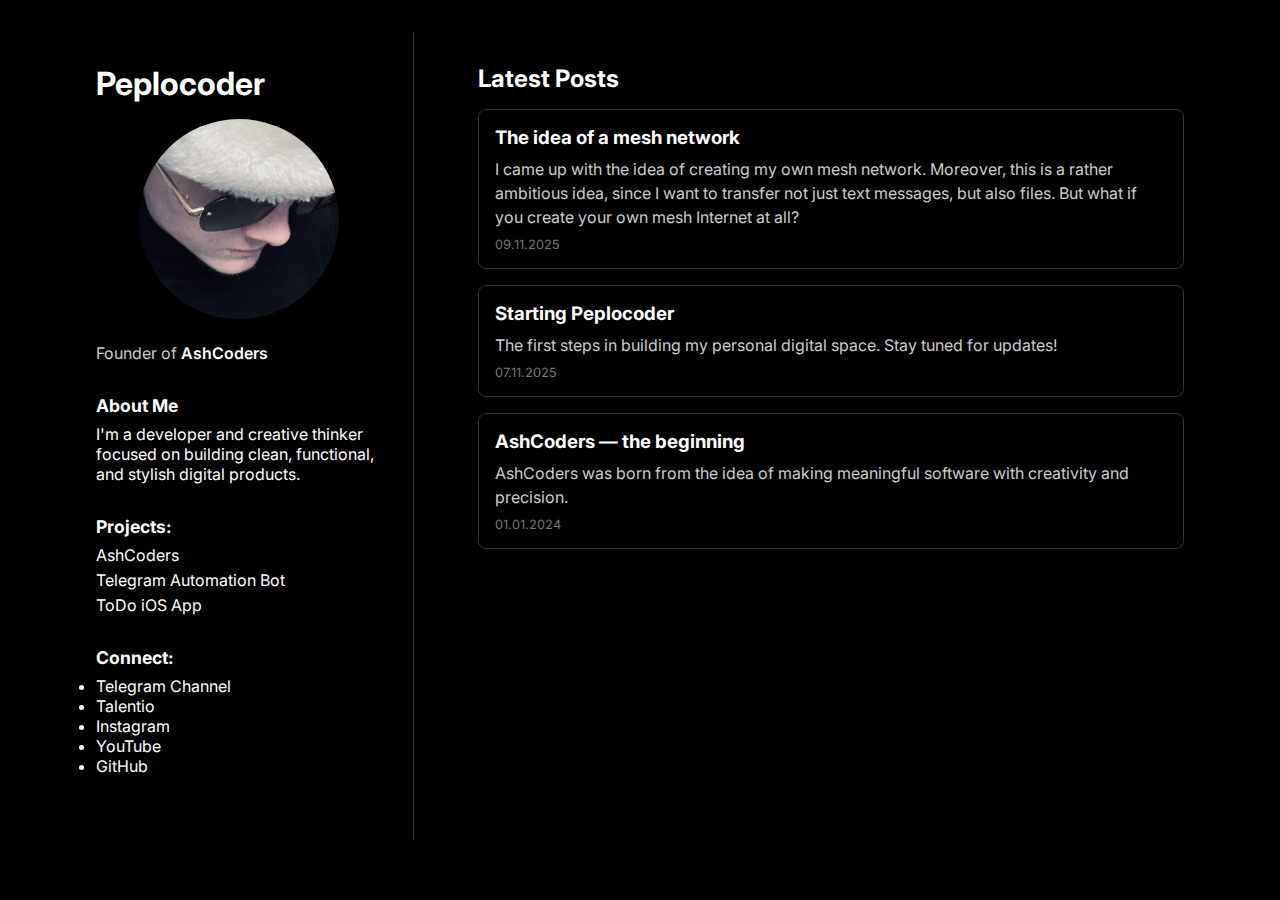
<file: index.html>
<!DOCTYPE html>
<html lang="en">
<head>
    <meta charset="UTF-8">
    <meta name="viewport" content="width=device-width, initial-scale=1.0">
    <title>Peplocoder | Founder of AshCoders</title>
    <link rel="stylesheet" href="style.css">
</head>
<body>
    <div class="container">
        <aside class="sidebar">
            <h1 class="logo">Peplocoder</h1>

            <img src="avatar.jpg" alt="Avatar" class="avatar">

            <p class="subtitle">Founder of <span class="highlight">AshCoders</span></p>

            <section class="about">
                <h2>About Me</h2>
                <p>I'm a developer and creative thinker focused on building clean, functional, and stylish digital products.</p>
            </section>

            <section class="projects">
                <h2>Projects:</h2>
                <div id="projects-list"></div>
            </section>

            <section class="socials">
                <h2>Connect:</h2>
                <ul>
                    <li><a href="#" target="_blank">Telegram Channel</a></li>
                    <li><a href="https://talentio.ru/profile/hacker" target="_blank">Talentio</a></li>
                    <li><a href="https://www.instagram.com/peplocoder" target="_blank">Instagram</a></li>
                    <li><a href="#" target="_blank">YouTube</a></li>
                    <li><a href="#" target="_blank">GitHub</a></li>
                </ul>
            </section>
        </aside>

        <main class="blog">
            <h2 class="blog-title">Latest Posts</h2>
            <div id="posts-container" class="posts"></div>
        </main>
    </div>

    <script src="script.js"></script>
</body>
</html>
</file>
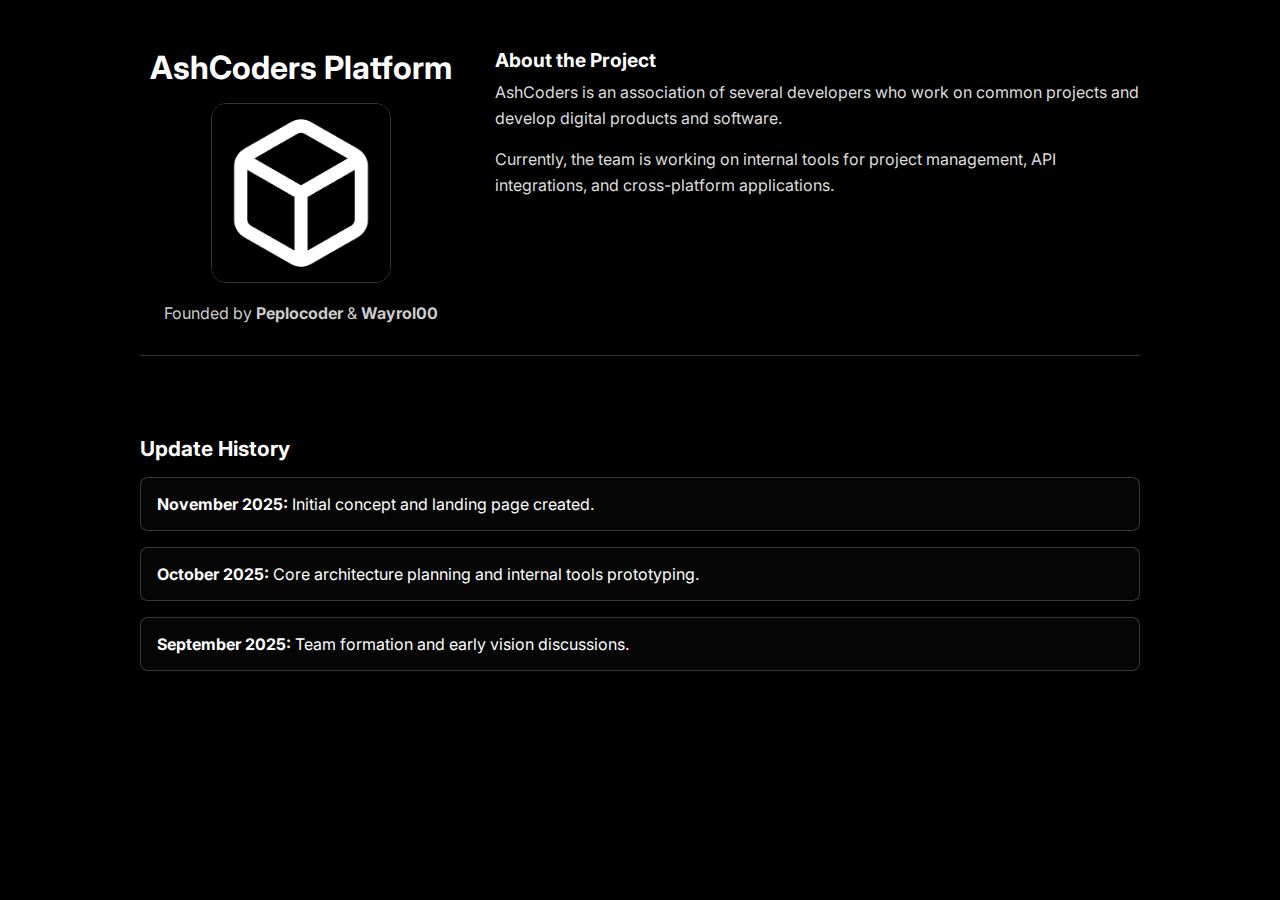
<file: ashcoders.html>
<!DOCTYPE html>
<html lang="en">
<head>
    <meta charset="UTF-8">
    <meta name="viewport" content="width=device-width, initial-scale=1.0">
    <title>AshCoders</title>
    <link rel="icon" type="image/png" href="ashcoders-logo.jpg">
    <link rel="stylesheet" href="style.css">
</head>
<body>
    
    <div class="project-container">

        <!-- Верхняя часть -->
        <div class="project-header">
            <div class="project-left">
                <h1 class="project-name">AshCoders Platform</h1>
                <img src="ashcoders-logo.jpg" alt="AshCoders Logo" class="project-logo">
                <p class="project-founders">Founded by <strong>Peplocoder</strong> & <strong>Wayrol00</strong></p>
            </div>

            <div class="project-right">
                <h2>About the Project</h2>
                <p>
                    AshCoders is an association of several developers who work on common projects and develop digital products and software.
                </p>
                <p>
                    Currently, the team is working on internal tools for project management, API integrations, and
                    cross-platform applications.
                </p>
            </div>
        </div>

        <!-- История обновлений -->
        <div class="project-updates">
            <h2>Update History</h2>
            <div class="update">
                <p><strong>November 2025:</strong> Initial concept and landing page created.</p>
            </div>
            <div class="update">
                <p><strong>October 2025:</strong> Core architecture planning and internal tools prototyping.</p>
            </div>
            <div class="update">
                <p><strong>September 2025:</strong> Team formation and early vision discussions.</p>
            </div>
        </div>

    </div>
</body>
</html>
</file>
<file: style.css>
@import url('https://fonts.googleapis.com/css2?family=Inter:wght@300;500;700&display=swap');

:root {
    --bg: #000;
    --text: #fff;
}

* {
    margin: 0;
    padding: 0;
    box-sizing: border-box;
}

body {
    font-family: 'Inter', sans-serif;
    background-color: var(--bg);
    color: var(--text);
    display: flex;
    justify-content: center;
    align-items: flex-start;
    min-height: 100vh;
}

.container {
    display: flex;
    flex-direction: row;
    width: 90%;
    max-width: 1200px;
    gap: 2rem;
    margin-top: 2rem;
}

.sidebar {
    flex: 1;
    max-width: 350px;
    padding: 2rem;
    border-right: 1px solid rgba(255,255,255,0.2);
}

.logo {
    font-size: 2rem;
    font-weight: 700;
    margin-bottom: 1rem;
}

.avatar {
    width: 100%;
    max-width: 200px;
    border-radius: 50%;
    margin: 0 auto 1.5rem;
    display: block;
}

.subtitle {
    margin-bottom: 2rem;
    color: #ccc;
}

.highlight {
    color: #fff;
    font-weight: 600;
}

section {
    margin-bottom: 2rem;
}

section h2 {
    margin-bottom: 0.5rem;
    font-size: 1.1rem;
}

.projects p {
    margin-bottom: 0.3rem;
}

.projects a, .socials a {
    color: #fff;
    text-decoration: none;
    transition: 0.2s;
}

.projects a:hover, .socials a:hover {
    opacity: 0.7;
}

.blog {
    flex: 2;
    padding: 2rem;
    overflow-y: auto;
}

.blog-title {
    margin-bottom: 1rem;
    font-size: 1.5rem;
}

.post {
    border: 1px solid rgba(255,255,255,0.2);
    border-radius: 8px;
    padding: 1rem;
    margin-bottom: 1rem;
    transition: 0.3s;
}

.post h3 {
    margin-bottom: 0.5rem;
}

.post p {
    color: #ccc;
    line-height: 1.5;
}

.post small {
    display: block;
    margin-top: 0.5rem;
    color: #777;
    font-size: 0.8rem;
}

@media (max-width: 768px) {
    .container {
        flex-direction: column;
        width: 95%;
    }

    .sidebar {
        border-right: none;
        border-bottom: 1px solid rgba(255,255,255,0.2);
    }

    .avatar {
        max-width: 150px;
    }
}
/* ========== PROJECT PAGE ========== */

.project-container {
    display: flex;
    flex-direction: column;
    width: 90%;
    max-width: 1000px;
    margin: 3rem auto;
    color: var(--text);
}

.project-header {
    display: flex;
    flex-wrap: wrap;
    justify-content: space-between;
    gap: 2rem;
    margin-bottom: 3rem;
    border-bottom: 1px solid rgba(255,255,255,0.2);
    padding-bottom: 2rem;
}

.project-left {
    flex: 1;
    min-width: 250px;
    text-align: center;
}

.project-name {
    font-size: 2rem;
    margin-bottom: 1rem;
}

.project-logo {
    width: 180px;
    height: 180px;
    border-radius: 15px;
    object-fit: cover;
    margin-bottom: 1rem;
    border: 1px solid rgba(255,255,255,0.2);
}

.project-founders {
    color: #ccc;
}

.project-right {
    flex: 2;
    min-width: 300px;
}

.project-right h2 {
    font-size: 1.2rem;
    margin-bottom: 0.5rem;
}

.project-right p {
    line-height: 1.6;
    margin-bottom: 1rem;
    color: #ddd;
}

.project-updates {
    margin-top: 2rem;
}

.project-updates h2 {
    font-size: 1.3rem;
    margin-bottom: 1rem;
}

.update {
    border: 1px solid rgba(255,255,255,0.2);
    border-radius: 8px;
    padding: 1rem;
    margin-bottom: 1rem;
    background-color: rgba(255,255,255,0.02);
}

.update strong {
    color: #fff;
}

@media (max-width: 768px) {
    .project-header {
        flex-direction: column;
        align-items: center;
        text-align: center;
    }

    .project-right {
        text-align: left;
    }
}
</file>
